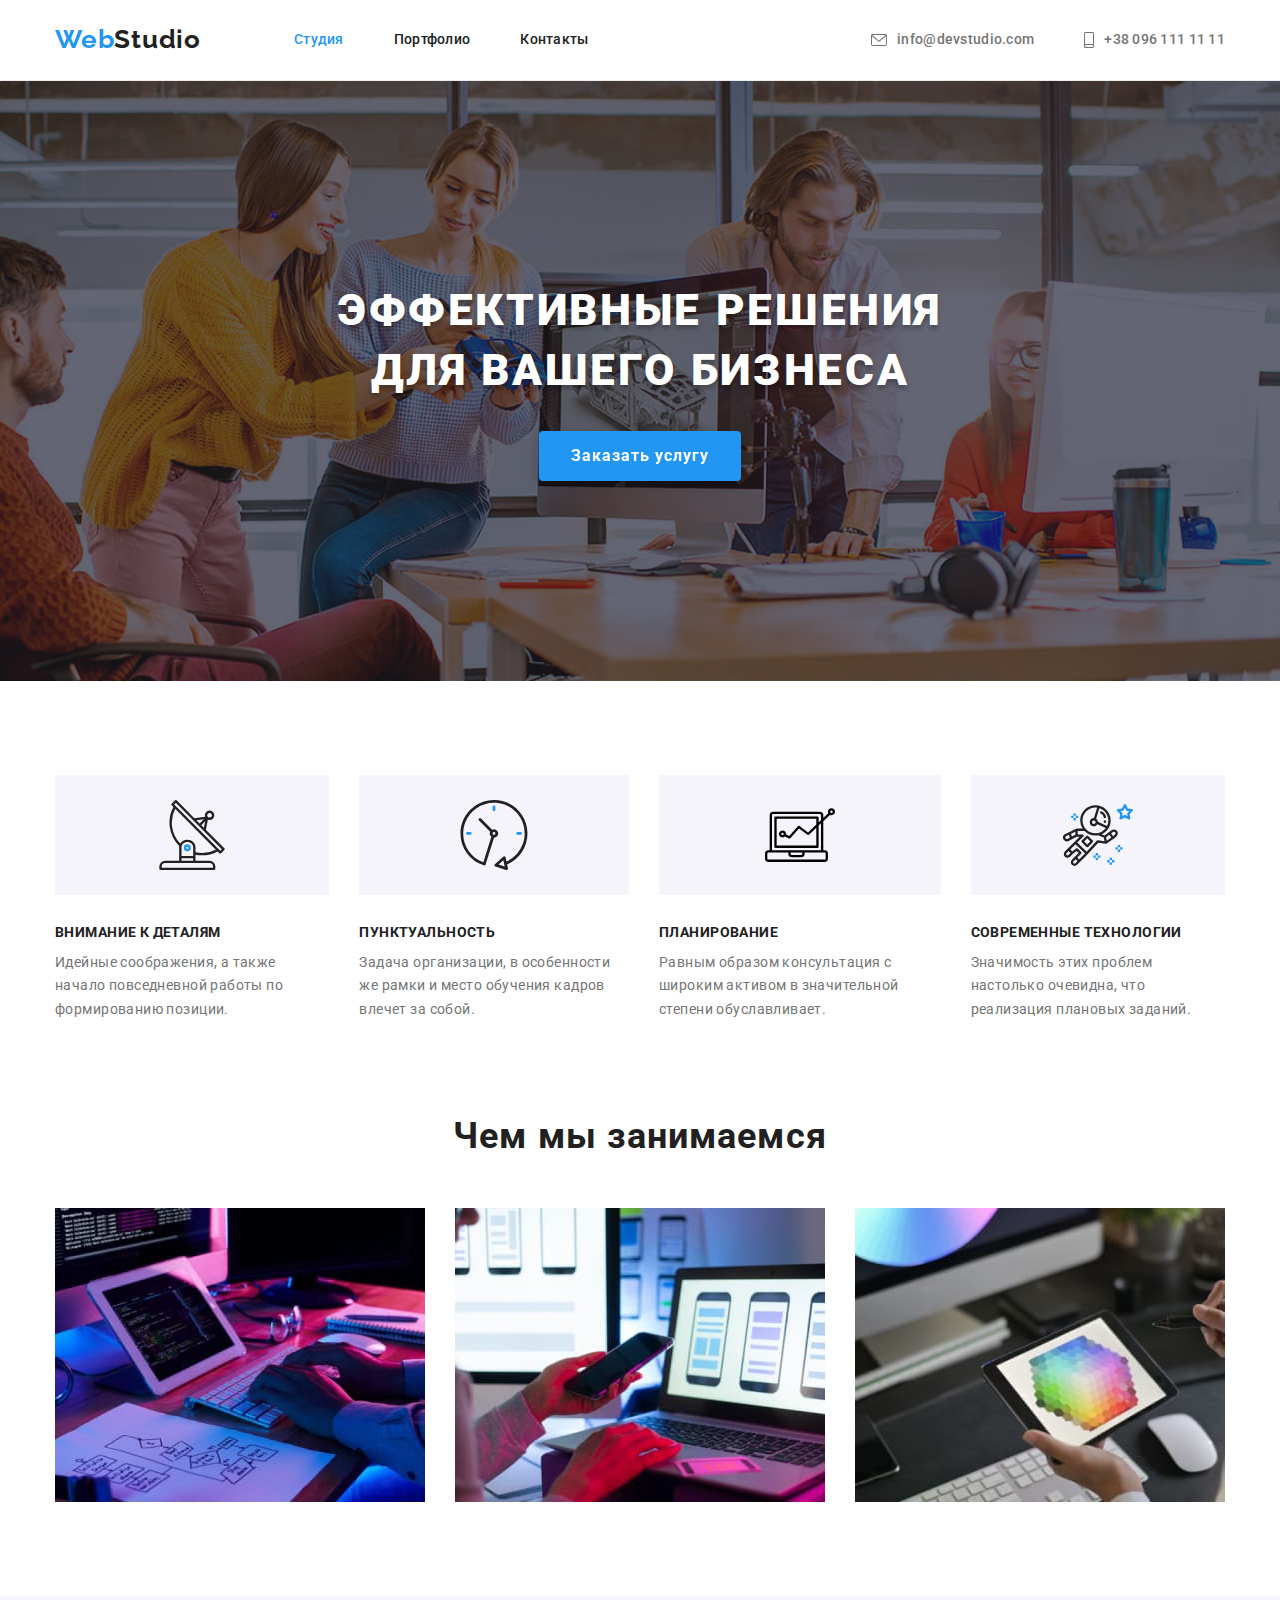
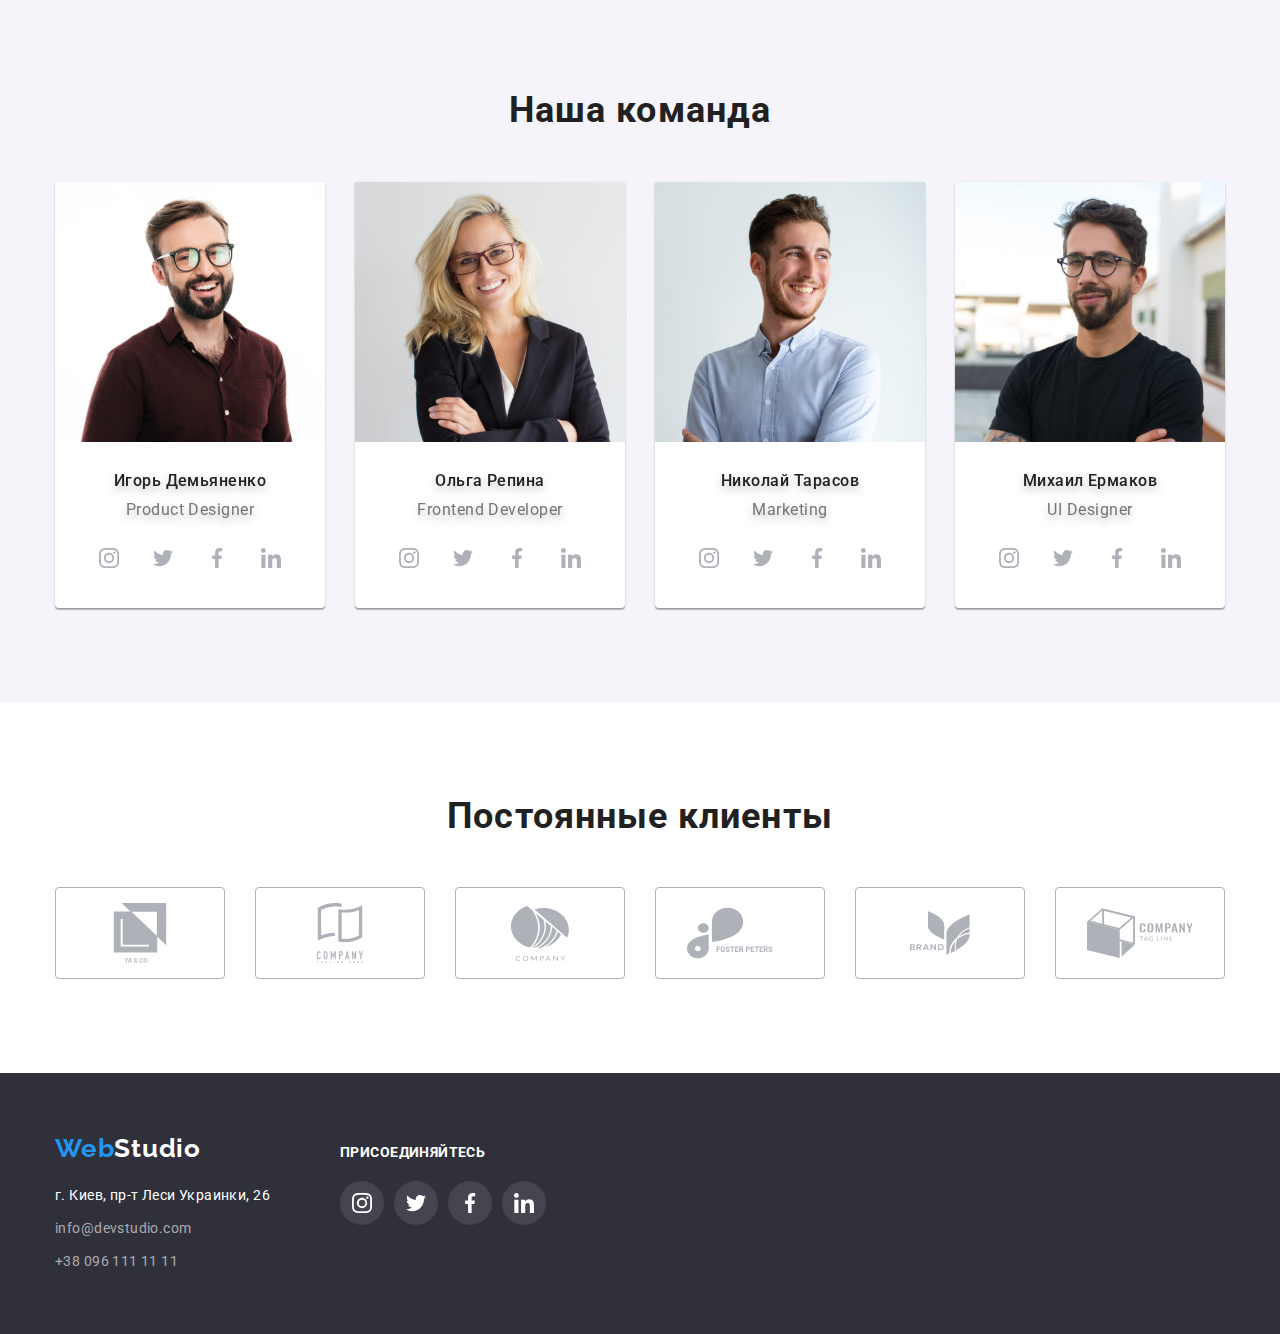
<file: index.html>
<!DOCTYPE html>
<html lang="ru">

<head>
    <meta charset="UTF-8">
    <meta http-equiv="X-UA-Compatible" content="IE=edge">
    <meta name="viewport" content="width=device-width, initial-scale=1.0">
    <link rel="preconnect" href="https://fonts.googleapis.com">
    <link rel="preconnect" href="https://fonts.gstatic.com" crossorigin>
    <link
        href="https://fonts.googleapis.com/css2?family=Raleway:wght@700&family=Roboto:wght@400;500;700;900&display=swap"
        rel="stylesheet">
    <link rel="stylesheet"
        href="https://cdnjs.cloudflare.com/ajax/libs/modern-normalize/1.1.0/modern-normalize.min.css">
    <link rel="stylesheet" href="./css/styles.css">
    <title>WebStudio</title>
</head>

<body>

    <!-- Шапка сайта -->

    <Header class="header-border">
        <div class="container header-box">
            <a class="logo" href="./index.html">Web<span class="header-logo-studio">Studio</span></a>

            <!-- Навигация -->

            <nav class="navigation">
                <ul class="nav-list">
                    <li class="nav-list-item"><a class="navigate current" href="./index.html">Студия</a></li>
                    <li class="nav-list-item"><a class="navigate" href="./portfolio.html">Портфолио</a></li>
                    <li class="nav-list-item"><a class="navigate" href="./contacts.html">Контакты</a></li>
                </ul>
            </nav>
            <ul class="header-list">
                <li class="header-list-item">
                    <a class="header-mail" href="mailto:info@devstudio.com">info@devstudio.com
                        <svg class="header-icon-mail" width="16" height="12">
                            <use href="./images/icons.svg#envelope"></use>
                        </svg>
                    </a>
                </li>
                <li class="header-list-item">
                    <a class="header-tel" href="tel:+380961111111">+38 096 111 11 11
                        <svg class="header-icon-phone" width="10" height="16">
                            <use href="./images/icons.svg#smartphone"></use>
                        </svg>
                    </a>
                </li>
            </ul>
        </div>
    </Header>

    <!-- Основной контент -->

    <main>
        <!--Блок хиро-->
        <section class="hero">
            <div class="container">
                <h1 class="hero-title">Эффективные решения <br> для вашего бизнеса</h1>
                <button class="hero-button" type="button">Заказать услугу</button>
            </div>
        </section>

        <!--Особенности-->

        <section class="section">
            <h2 class="features-title-hidden">Особенности</h2>
            <!--Заголовок будет невидимый-->
            <div class="container">
                <ul class="features-list">
                    <li class="features-list-item">
                        <div class="icon-features-container">
                            <svg class="icon-fetures" width="70" height="70">
                                <use href="./images/icons.svg#antenna"></use>
                            </svg>
                        </div>
                        <h3 class="features-subtitle">Внимание к деталям</h3>
                        <p class="features-text">Идейные соображения, а также начало повседневной работы по
                            формированию
                            позиции.</p>
                    </li>
                    <li class="features-list-item">
                        <div class="icon-features-container">
                            <svg class="icon-fetures" width="70" height="70">
                                <use href="./images/icons.svg#clock"></use>
                            </svg>
                        </div>
                        <h3 class="features-subtitle">Пунктуальность</h3>
                        <p class="features-text">Задача организации, в особенности же рамки и место обучения кадров
                            влечет за собой.
                        </p>
                    </li>
                    <li class="features-list-item">
                        <div class="icon-features-container">
                            <svg class="icon-fetures" width="70" height="70">
                                <use href="./images/icons.svg#diagram"></use>
                            </svg>
                        </div>
                        <h3 class="features-subtitle">Планирование</h3>
                        <p class="features-text">Равным образом консультация с широким активом в значительной степени
                            обуславливает.</p>
                    </li>
                    <li class="features-list-item">
                        <div class="icon-features-container">
                            <svg class="icon-fetures" width="70" height="70">
                                <use href="./images/icons.svg#astronaut"></use>
                            </svg>
                        </div>
                        <h3 class="features-subtitle">Современные технологии</h3>
                        <p class="features-text">Значимость этих проблем настолько очевидна, что реализация плановых
                            заданий.
                        </p>
                    </li>
                </ul>
            </div>
        </section>

        <!-- Чем мы занимаемся -->

        <section class="section worksheet-section">
            <div class="container">
                <h2 class="worksheet-title">Чем мы занимаемся</h2>
                <ul class="worksheet-list">
                    <li class="worksheet-list-item"><img src="./images/ipadkeyboard.jpg" alt="Работает за клавиатурой"
                            width="370"></li>
                    <li class="worksheet-list-item"><img src="./images/notebooksmartphone.jpg"
                            alt="Работает на смартфоне и ноутбуке" width="370">
                    </li>
                    <li class="worksheet-list-item"><img src="./images/tablet.jpg" alt="Смотрит в планшет" width="370">
                    </li>
                </ul>
            </div>
        </section>

        <!-- Наша команда -->

        <section class="team section">
            <div class="container">
                <h2 class="team-title">Наша команда</h2>
                <ul class="team-list">
                    <li class="team-list-item">
                        <img src="./images/igor-demianenko.jpg" alt="фото Игорь Демьяненко" width="270">
                        <div class="team-title-text-container">
                            <h3 class="team-names-title">Игорь Демьяненко</h3>
                            <p class="team-text">Product Designer</p>
                            <ul class="team-social-list">
                                <li>
                                    <a class="social-link" href="" aria-label="Инстаграм">
                                        <svg width="20" height="20">
                                            <use href="./images/icons.svg#instagram-team"></use>
                                        </svg>
                                    </a>
                                </li>
                                <li>
                                    <a class="social-link" href="" aria-label="Твиттер">
                                        <svg width="20" height="20">
                                            <use href="./images/icons.svg#twitter-team"></use>
                                        </svg>
                                    </a>
                                </li>
                                <li>
                                    <a class="social-link" href="" aria-label="Фейсбук">
                                        <svg width="20" height="20">
                                            <use href="./images/icons.svg#facebook-team"></use>
                                        </svg>
                                    </a>
                                </li>
                                <li>
                                    <a class="social-link" href="" aria-label="Линкедин">
                                        <svg width="20" height="20">
                                            <use href="./images/icons.svg#linkedin-team"></use>
                                        </svg>
                                    </a>
                                </li>
                            </ul>
                        </div>

                    </li>
                    <li class="team-list-item">
                        <img class="team-foto" src="./images/olga-repina.jpg" alt="фото Ольга Репина" width="270">
                        <div class="team-title-text-container">
                            <h3 class="team-names-title">Ольга Репина</h3>
                            <p class="team-text">Frontend Developer</p>
                            <ul class="team-social-list">
                                <li>
                                    <a class="social-link" href="" aria-label="Инстаграм">
                                        <svg width="20" height="20">
                                            <use href="./images/icons.svg#instagram-team"></use>
                                        </svg>
                                    </a>
                                </li>
                                <li>
                                    <a class="social-link" href="" aria-label="Твиттер">
                                        <svg width="20" height="20">
                                            <use href="./images/icons.svg#twitter-team"></use>
                                        </svg>
                                    </a>
                                </li>
                                <li>
                                    <a class="social-link" href="" aria-label="Фейсбук">
                                        <svg width="20" height="20">
                                            <use href="./images/icons.svg#facebook-team"></use>
                                        </svg>
                                    </a>
                                </li>
                                <li>
                                    <a class="social-link" href="" aria-label="Линкедин">
                                        <svg width="20" height="20">
                                            <use href="./images/icons.svg#linkedin-team"></use>
                                        </svg>
                                    </a>
                                </li>
                            </ul>
                        </div>
                    </li>
                    <li class="team-list-item">
                        <img class="team-foto" src="./images/nikolay-tarasov.jpg" alt="фото Николай Тарасов"
                            width="270">
                        <div class="team-title-text-container">
                            <h3 class="team-names-title">Николай Тарасов</h3>
                            <p class="team-text">Marketing</p>
                            <ul class="team-social-list">
                                <li>
                                    <a class="social-link" href="" aria-label="Инстаграм">
                                        <svg width="20" height="20">
                                            <use href="./images/icons.svg#instagram-team"></use>
                                        </svg>
                                    </a>
                                </li>
                                <li>
                                    <a class="social-link" href="" aria-label="Твиттер">
                                        <svg width="20" height="20">
                                            <use href="./images/icons.svg#twitter-team"></use>
                                        </svg>
                                    </a>
                                </li>
                                <li>
                                    <a class="social-link" href="" aria-label="Фейсбук">
                                        <svg width="20" height="20">
                                            <use href="./images/icons.svg#facebook-team"></use>
                                        </svg>
                                    </a>
                                </li>
                                <li>
                                    <a class="social-link" href="" aria-label="Линкедин">
                                        <svg width="20" height="20">
                                            <use href="./images/icons.svg#linkedin-team"></use>
                                        </svg>
                                    </a>
                                </li>
                            </ul>
                        </div>
                    </li>
                    <li class="team-list-item">
                        <img class="team-foto" src="./images/mihail-ermakov.jpg" alt="фото Михаил Ермаков" width="270">
                        <div class="team-title-text-container">
                            <h3 class="team-names-title">Михаил Ермаков</h3>
                            <p class="team-text">UI Designer</p>
                            <ul class="team-social-list">
                                <li>
                                    <a class="social-link" href="" aria-label="Инстаграм">
                                        <svg width="20" height="20">
                                            <use href="./images/icons.svg#instagram-team"></use>
                                        </svg>
                                    </a>
                                </li>
                                <li>
                                    <a class="social-link" href="" aria-label="Твиттер">
                                        <svg width="20" height="20">
                                            <use href="./images/icons.svg#twitter-team"></use>
                                        </svg>
                                    </a>
                                </li>
                                <li>
                                    <a class="social-link" href="" aria-label="Фейсбук">
                                        <svg width="20" height="20">
                                            <use href="./images/icons.svg#facebook-team"></use>
                                        </svg>
                                    </a>
                                </li>
                                <li>
                                    <a class="social-link" href="" aria-label="Линкедин">
                                        <svg width="20" height="20">
                                            <use href="./images/icons.svg#linkedin-team"></use>
                                        </svg>
                                    </a>
                                </li>
                            </ul>
                        </div>
                    </li>
                </ul>
            </div>
        </section>

        <!-- Постоянные клиенты -->

        <section class="section">
            <div class="container">
                <h2 class="clients-title">Постоянные клиенты</h2>
                <ul class="clients-list">
                    <li><a class="clients-link" href="">
                            <svg width="106" height="60">
                                <use href="./images/icons.svg#company1">
                                </use>
                            </svg>
                        </a>
                    </li>
                    <li>
                        <a class="clients-link" href="">
                            <svg width="106" height="60">
                                <use href="./images/icons.svg#company2">
                                </use>
                            </svg>
                        </a>
                    </li>
                    <li>
                        <a class="clients-link" href="">
                            <svg width="106" height="60">
                                <use href="./images/icons.svg#company3">
                                </use>
                            </svg>
                        </a>
                    </li>
                    <li>
                        <a class="clients-link" href="">
                            <svg width="106" height="60">
                                <use href="./images/icons.svg#company4">
                                </use>
                            </svg>
                        </a>
                    </li>
                    <li>
                        <a class="clients-link" href="">
                            <svg width="106" height="60">
                                <use href="./images/icons.svg#company5">
                                </use>
                            </svg>
                        </a>
                    </li>
                    <li>
                        <a class="clients-link" href="">
                            <svg width="106" height="60">
                                <use href="./images/icons.svg#company6">
                                </use>
                            </svg>
                        </a>
                    </li>
                </ul>
            </div>
        </section>
    </main>

    <!-- Футер -->

    <footer class="footer">
        <div class="container footer-flex">
            <div>
                <a class="footer-logo" href="./index.html">Web<span class="footer-logo-studio">Studio</span></a>
                <!-- <img src="./images/Footer-bg.jpg" alt="Задний фон футера" width="1600"> -->
                <address>
                    <ul class="footer-list">
                        <li class="footer-list-item"><a class="location" href="https://goo.gl/maps/4drAFhD1oQaZ1hP96"
                                target="_blank">г.
                                Киев, пр-т
                                Леси
                                Украинки, 26</a>
                        </li>
                        <li class="footer-list-item"><a class="mail-footer"
                                href="mailto:info@devstudio.com">info@devstudio.com</a></li>
                        <li class="footer-list-item"><a class="tel-footer" href="tel:+380961111111">+38 096 111 11
                                11</a>
                        </li>
                    </ul>
                </address>
            </div>
            <div class="footer-join">
                <p class="footer-join-text">Присоединяйтесь</p>
                <ul class="footer-social-list">
                    <li>
                        <a class="footer-social-link" href="">
                            <svg width="20" height="20">
                                <use href="./images/icons.svg#instagram-footer"></use>
                            </svg>
                        </a>
                    </li>
                    <li>
                        <a class="footer-social-link" href="">
                            <svg width="20" height="20">
                                <use href="./images/icons.svg#twitter-footer"></use>
                            </svg>
                        </a>
                    </li>
                    <li>
                        <a class="footer-social-link" href="">
                            <svg width="20" height="20">
                                <use href="./images/icons.svg#facebook-footer"></use>
                            </svg>
                        </a>
                    </li>
                    <li>
                        <a class="footer-social-link" href="">
                            <svg width="20" height="20">
                                <use href="./images/icons.svg#linkedin-footer" linkedin-footer></use>
                            </svg>
                        </a>
                    </li>
                </ul>
            </div>
        </div>

    </footer>

</body>

</html>
</file>
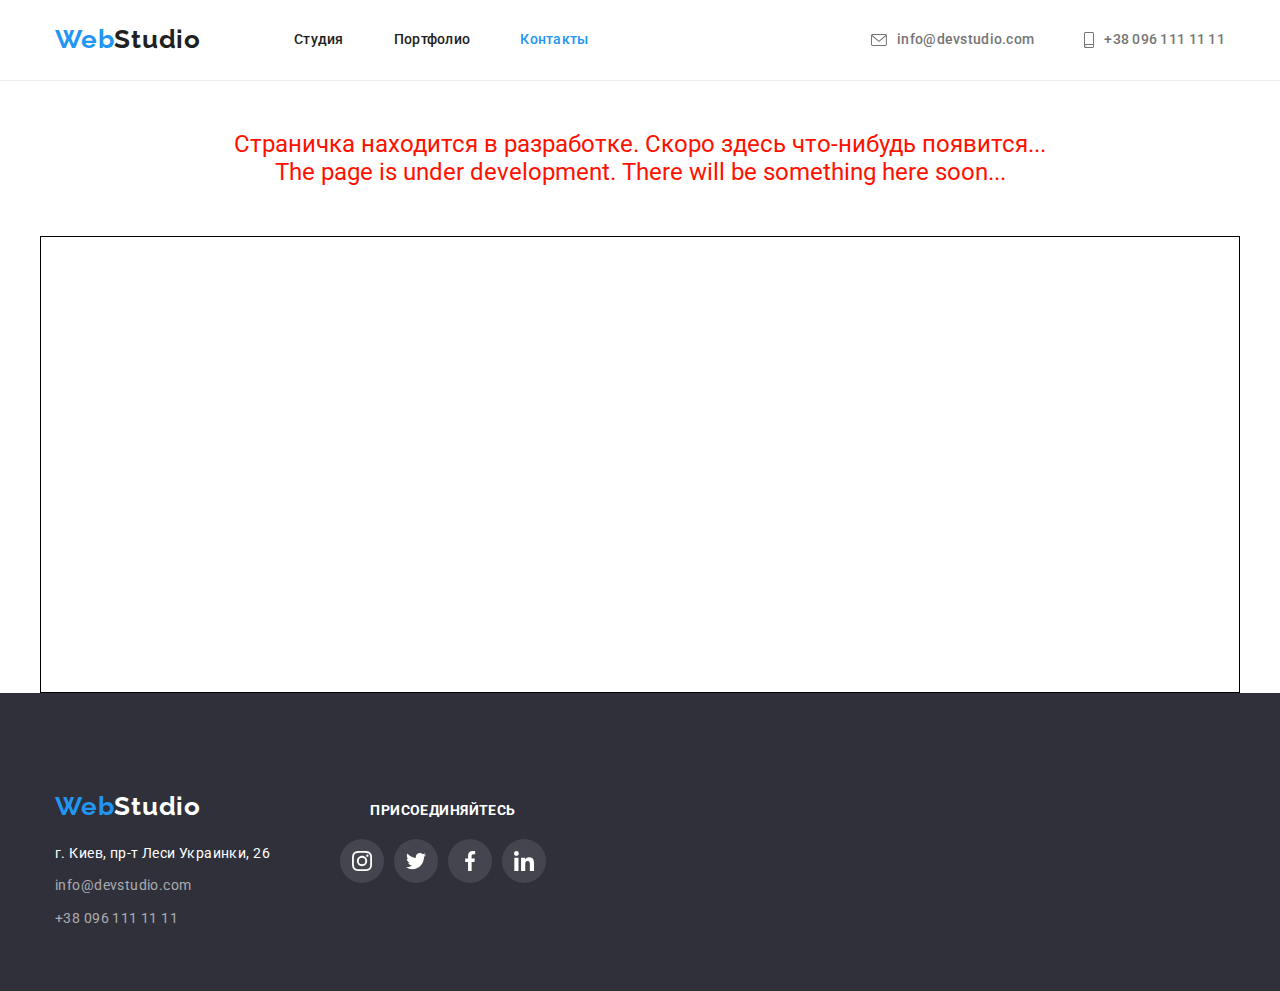
<file: contacts.html>
<!DOCTYPE html>
<html lang="ru">

<head>
    <meta charset="UTF-8">
    <meta http-equiv="X-UA-Compatible" content="IE=edge">
    <meta name="viewport" content="width=device-width, initial-scale=1.0">
    <link rel="preconnect" href="https://fonts.googleapis.com">
    <link rel="preconnect" href="https://fonts.gstatic.com" crossorigin>
    <link
        href="https://fonts.googleapis.com/css2?family=Raleway:wght@700&family=Roboto:wght@400;500;700;900&display=swap"
        rel="stylesheet">
    <link rel="stylesheet"
        href="https://cdnjs.cloudflare.com/ajax/libs/modern-normalize/1.1.0/modern-normalize.min.css">
    <link rel="stylesheet" href="./css/styles.css">
    <title>WebStudio</title>
    <style>
        p {
            color: rgb(255, 17, 0);
            font-size: 24px;
            text-align: center;

            margin-top: 50px;
            margin-bottom: 50px;
        }
    </style>
</head>




<body>

    <!-- Шапка сайта -->

    <Header class="header-border">
        <div class="container header-box">
            <a class="logo" href="./index.html">Web<span class="header-logo-studio">Studio</span></a>

            <!-- Навигация -->

            <nav class="navigation">
                <ul class="nav-list">
                    <li class="nav-list-item"><a class="navigate" href="./index.html">Студия</a></li>
                    <li class="nav-list-item"><a class="navigate" href="./portfolio.html">Портфолио</a></li>
                    <li class="nav-list-item"><a class="navigate current" href="./contacts.html">Контакты</a></li>
                </ul>
            </nav>
            <ul class="header-list">
                <li class="header-list-item">
                    <a class="header-mail" href="mailto:info@devstudio.com">info@devstudio.com
                        <svg class="header-icon-mail" width="16" height="12">
                            <use href="./images/icons.svg#envelope"></use>
                        </svg>
                    </a>
                </li>
                <li class="header-list-item">
                    <a class="header-tel" href="tel:+380961111111">+38 096 111 11 11
                        <svg class="header-icon-phone" width="10" height="16">
                            <use href="./images/icons.svg#smartphone"></use>
                        </svg>
                    </a>
                </li>
            </ul>
        </div>
    </Header>

    <!-- Основной контент -->

    <main>

        <p>Страничка находится в разработке. Скоро здесь что-нибудь
            появится... <br>
            The page is under development. There will be something here soon...
        </p>

        <div class="container map">
            <iframe class="map"
                src="https://www.google.com/maps/embed?pb=!1m18!1m12!1m3!1d2541.7794497406567!2d30.5383858!3d50.426580699999995!2m3!1f0!2f0!3f0!3m2!1i1024!2i768!4f13.1!3m3!1m2!1s0x40d4cf0e033ecbe9%3A0x57a4dffefec77da0!2z0LHRg9C7LiDQm9C10YHQuCDQo9C60YDQsNC40L3QutC4LCAyNiwg0JrQuNC10LIsIDAyMDAw!5e0!3m2!1sru!2sua!4v1657718227607!5m2!1sru!2sua"
                width="1170" height="450" style="border:0;" allowfullscreen="" loading="lazy"
                referrerpolicy="no-referrer-when-downgrade"></iframe>
        </div>

    </main>

    <!-- Футер -->

    <footer class="footer">
        <div class="container footer-flex">
            <div>
                <a class="footer-logo" href="./index.html">Web<span class="footer-logo-studio">Studio</span></a>
                <!-- <img src="./images/Footer-bg.jpg" alt="Задний фон футера" width="1600"> -->
                <address>
                    <ul class="footer-list">
                        <li class="footer-list-item"><a class="location" href="https://goo.gl/maps/4drAFhD1oQaZ1hP96"
                                target="_blank">г.
                                Киев, пр-т
                                Леси
                                Украинки, 26</a>
                        </li>
                        <li class="footer-list-item"><a class="mail-footer"
                                href="mailto:info@devstudio.com">info@devstudio.com</a></li>
                        <li class="footer-list-item"><a class="tel-footer" href="tel:+380961111111">+38 096 111 11
                                11</a>
                        </li>
                    </ul>
                </address>
            </div>
            <div class="footer-join">
                <p class="footer-join-text">Присоединяйтесь</p>
                <ul class="footer-social-list">
                    <li>
                        <a class="footer-social-link" href="">
                            <svg width="20" height="20">
                                <use href="./images/icons.svg#instagram-footer"></use>
                            </svg>
                        </a>
                    </li>
                    <li>
                        <a class="footer-social-link" href="">
                            <svg width="20" height="20">
                                <use href="./images/icons.svg#twitter-footer"></use>
                            </svg>
                        </a>
                    </li>
                    <li>
                        <a class="footer-social-link" href="">
                            <svg width="20" height="20">
                                <use href="./images/icons.svg#facebook-footer"></use>
                            </svg>
                        </a>
                    </li>
                    <li>
                        <a class="footer-social-link" href="">
                            <svg width="20" height="20">
                                <use href="./images/icons.svg#linkedin-footer" linkedin-footer></use>
                            </svg>
                        </a>
                    </li>
                </ul>
            </div>
        </div>

    </footer>
</body>

</html>
</file>
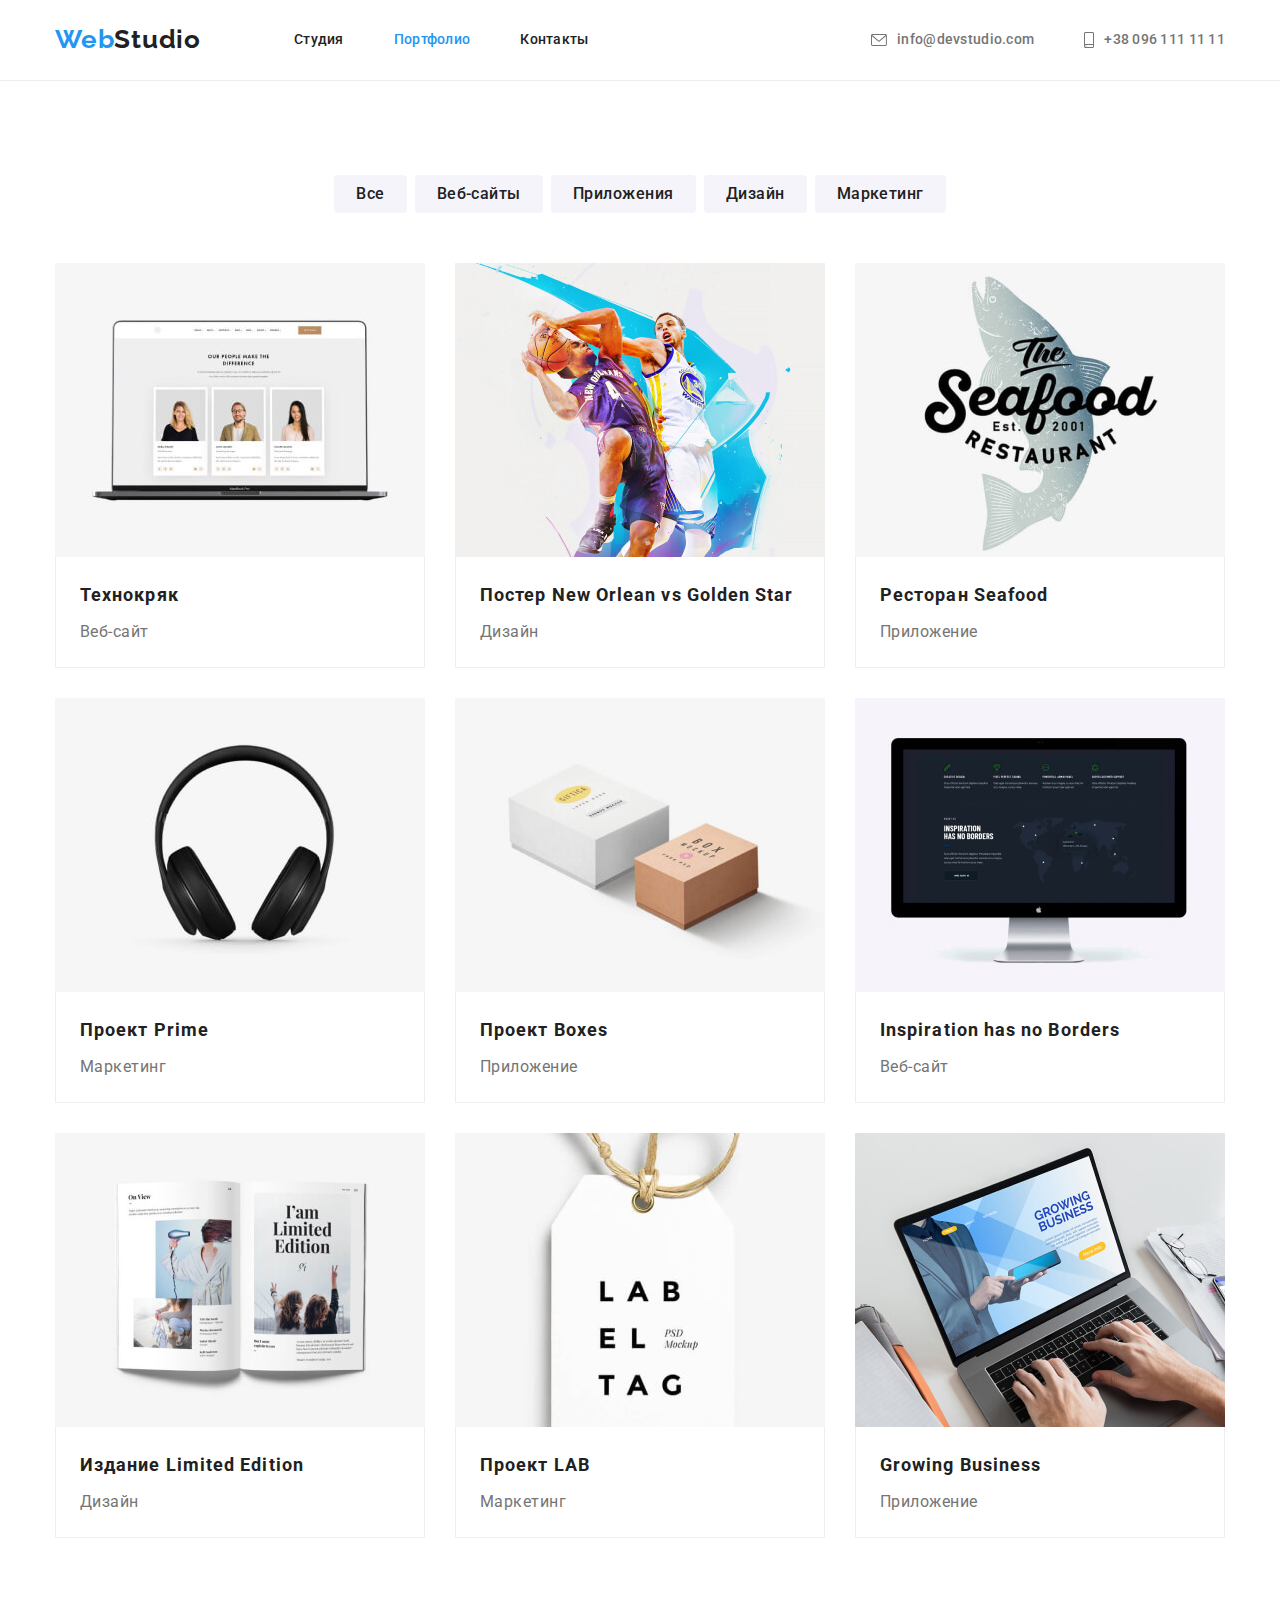
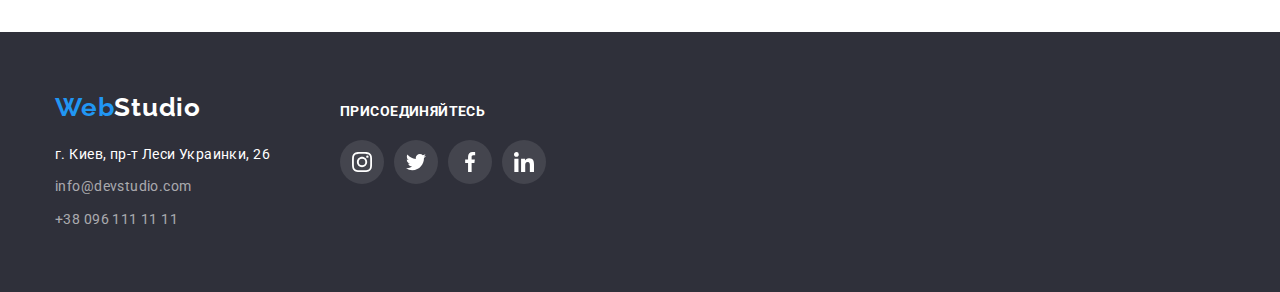
<file: portfolio.html>
<!DOCTYPE html>
<html lang="ru">

<head>
    <meta charset="UTF-8">
    <meta http-equiv="X-UA-Compatible" content="IE=edge">
    <meta name="viewport" content="width=device-width, initial-scale=1.0">
    <link rel="preconnect" href="https://fonts.googleapis.com">
    <link rel="preconnect" href="https://fonts.gstatic.com" crossorigin>
    <link
        href="https://fonts.googleapis.com/css2?family=Raleway:wght@700&family=Roboto:wght@400;500;700;900&display=swap"
        rel="stylesheet">
    <link rel="stylesheet"
        href="https://cdnjs.cloudflare.com/ajax/libs/modern-normalize/1.1.0/modern-normalize.min.css">
    <link rel="stylesheet" href="./css/styles.css">
    <title>Portfolio</title>
</head>

<body>

    <!-- Шапка сайта -->

    <Header class="header-border">
        <div class="container header-box">
            <a class="logo" href="./index.html">Web<span class="header-logo-studio">Studio</span></a>

            <!-- Навигация -->

            <nav class="navigation">
                <ul class="nav-list">
                    <li class="nav-list-item"><a class="navigate" href="./index.html">Студия</a></li>
                    <li class="nav-list-item"><a class="navigate current" href="./portfolio.html">Портфолио</a></li>
                    <li class="nav-list-item"><a class="navigate" href="./contacts.html">Контакты</a></li>
                </ul>
            </nav>
            <ul class="header-list">
                <li class="header-list-item">
                    <a class="header-mail" href="mailto:info@devstudio.com">info@devstudio.com
                        <svg class="header-icon-mail" width="16" height="12">
                            <use href="./images/icons.svg#envelope"></use>
                        </svg>
                    </a>
                </li>
                <li class="header-list-item">
                    <a class="header-tel" href="tel:+380961111111">+38 096 111 11 11
                        <svg class="header-icon-phone" width="10" height="16">
                            <use href="./images/icons.svg#smartphone"></use>
                        </svg>
                    </a>
                </li>
            </ul>
        </div>
    </Header>

    <!-- Основной контент -->

    <main>

        <section class="section">

            <!-- Кнопки -->
            <div class="container">
                <!-- скрытый заголовок -->
                <h1 class="portfolio-title">Портфолио наших работ</h1>

                <ul class="portfolio-filter">
                    <li class="portfolio-filter-item"><button class="filter-button" type="button">Все</button></li>
                    <li class="portfolio-filter-item"><button class="filter-button" type="button">Веб-сайты</button>
                    </li>
                    <li class="portfolio-filter-item"><button class="filter-button" type="button">Приложения</button>
                    </li>
                    <li class="portfolio-filter-item"><button class="filter-button" type="button">Дизайн</button></li>
                    <li class="portfolio-filter-item"><button class="filter-button" type="button">Маркетинг</button>
                    </li>
                </ul>

                <!-- Карточки -->

                <ul class="portfolio-cards">
                    <li class="portfolio-cards-item">
                        <a class="portfolio-card" href=""> <img src="./images/portfolio/technokryak.jpg"
                                alt="Ноутбук с примером сайта" width="370" height="294">
                            <div class="portfolio-card-text-container">
                                <h2 class="card-title">Технокряк</h2>
                                <p class="card-text">Веб-сайт</p>
                            </div>
                        </a>
                    </li>

                    <li class="portfolio-cards-item">
                        <a class="portfolio-card" href=""><img src="./images/portfolio/basketballists.jpg"
                                alt="Баскетболисты в прыжке. Идёт борьба за мяч" width="370" height="294">
                            <div class="portfolio-card-text-container">
                                <h2 class="card-title">Постер New Orlean vs Golden Star</h2>
                                <p class="card-text">Дизайн</p>
                            </div>
                        </a>
                    </li>

                    <li class="portfolio-cards-item">
                        <a class="portfolio-card" href=""><img src="./images/portfolio/seafood.jpg"
                                alt="Крупная рыба и название ресторана &#34;Seafood&#34;" width="370" height="294">
                            <div class="portfolio-card-text-container">
                                <h2 class="card-title">Ресторан Seafood</h2>
                                <p class="card-text">Приложение</p>
                            </div>
                        </a>
                    </li>

                    <li class="portfolio-cards-item">
                        <a class="portfolio-card" href=""><img src="./images/portfolio/headphones.jpg" alt="Наушники"
                                width="370" height="294">
                            <div class="portfolio-card-text-container">
                                <h2 class="card-title">Проект Prime</h2>
                                <p class="card-text">Маркетинг</p>
                            </div>
                        </a>
                    </li>

                    <li class="portfolio-cards-item">
                        <a class="portfolio-card" href=""><img src="./images/portfolio/boxes.jpg"
                                alt="Две картонные коробки - белая и коричневая" width="370" height="294">
                            <div class="portfolio-card-text-container">
                                <h2 class="card-title">Проект Boxes</h2>
                                <p class="card-text">Приложение</p>
                            </div>
                        </a>
                    </li>

                    <li class="portfolio-cards-item">
                        <a class="portfolio-card" href=""><img src="./images/portfolio/monitor.jpg"
                                alt="Компьютерный монитор с примером сайта" width="370" height="294">
                            <div class="portfolio-card-text-container">
                                <h2 class="card-title">Inspiration has no Borders</h2>
                                <p class="card-text">Веб-сайт</p>
                            </div>
                        </a>
                    </li>

                    <li class="portfolio-cards-item">
                        <a class="portfolio-card" href=""><img src="./images/portfolio/book.jpg"
                                alt="Открытая книга с картинками и текстом" width="370" height="294">
                            <div class="portfolio-card-text-container">
                                <h2 class="card-title">Издание Limited Edition</h2>
                                <p class="card-text">Дизайн</p>
                            </div>
                        </a>
                    </li>

                    <li class="portfolio-cards-item">
                        <a class="portfolio-card" href=""><img src="./images/portfolio/label.jpg"
                                alt="Бирка с названием бренда &#34;LAB&#34;" width="370" height="294">
                            <div class="portfolio-card-text-container">
                                <h2 class="card-title">Проект LAB</h2>
                                <p class="card-text">Маркетинг</p>
                            </div>
                        </a>
                    </li>

                    <li class="portfolio-cards-item">
                        <a class="portfolio-card" href=""><img src="./images/portfolio/notebookwithapp.jpg"
                                alt="Ноутбук. На экране пример приложения" width="370" height="294">
                            <div class="portfolio-card-text-container">
                                <h2 class="card-title">Growing Business</h2>
                                <p class="card-text">Приложение</p>
                            </div>
                        </a>
                    </li>
                </ul>
            </div>
        </section>

    </main>

    <!-- Футер -->

    <footer class="footer">
        <div class="container footer-flex">
            <div>
                <a class="footer-logo" href="./index.html">Web<span class="footer-logo-studio">Studio</span></a>
                <!-- <img src="./images/Footer-bg.jpg" alt="Задний фон футера" width="1600"> -->
                <address>
                    <ul class="footer-list">
                        <li class="footer-list-item"><a class="location" href="https://goo.gl/maps/4drAFhD1oQaZ1hP96"
                                target="_blank">г.
                                Киев, пр-т
                                Леси
                                Украинки, 26</a>
                        </li>
                        <li class="footer-list-item"><a class="mail-footer"
                                href="mailto:info@devstudio.com">info@devstudio.com</a></li>
                        <li class="footer-list-item"><a class="tel-footer" href="tel:+380961111111">+38 096 111 11
                                11</a>
                        </li>
                    </ul>
                </address>
            </div>
            <div class="footer-join">
                <p class="footer-join-text">Присоединяйтесь</p>
                <ul class="footer-social-list">
                    <li>
                        <a class="footer-social-link" href="">
                            <svg width="20" height="20">
                                <use href="./images/icons.svg#instagram-footer"></use>
                            </svg>
                        </a>
                    </li>
                    <li>
                        <a class="footer-social-link" href="">
                            <svg width="20" height="20">
                                <use href="./images/icons.svg#twitter-footer"></use>
                            </svg>
                        </a>
                    </li>
                    <li>
                        <a class="footer-social-link" href="">
                            <svg width="20" height="20">
                                <use href="./images/icons.svg#facebook-footer"></use>
                            </svg>
                        </a>
                    </li>
                    <li>
                        <a class="footer-social-link" href="">
                            <svg width="20" height="20">
                                <use href="./images/icons.svg#linkedin-footer" linkedin-footer></use>
                            </svg>
                        </a>
                    </li>
                </ul>
            </div>
        </div>

    </footer>
</body>

</html>
</file>
<file: css/styles.css>
:root {
    --main-text-color: #212121;
    --second-text-color: #757575;
    --third-text-color: #ffffff;
    --color-logo: #2196F3;
    --border-color: 1px solid #EEEEEE;

    --bg-color-main: #2F303A;
    --bg-color-second: #F5F4FA;
    --bg-color-third: #ffffff;
    --bg-color-hero: #c4c4c4;
    --bg-color-footer-social: rgba(255, 255, 255, 0.1);

    --hover-color: #2196F3;
    --focus-color: #2196F3;
    
    --hero-button-color: #2196F3;
    --hero-button-hover-color: #188CE8;
    --hero-button-focus-color: #188CE8;
    
    --second-text-color-buttons: #ffffff;
    --bg-color-filter-buttons: #F5F4FA;

    --main-font: 'Roboto';
    --logo-font: 'Raleway';

    --icon-fill-color: #AFB1B8;
    --icon-hover-fill-color: #ffffff;

}

h1, h2, h3, p {
   margin: 0;
}

ul, ol {
    margin: 0;
    padding-left: 0;
    list-style: none;
}

body {
    font-family: var(--main-font), sans-serif;
    color: var(--main-text-color);
}

img {
    max-width: 100%;
    height: auto;
    display: block;
}

/* Header */

.header-border {
    background-color: #ffffff;
    border-bottom: 1px solid #ECECEC;
}

.container {
    width: 1200px;
    
    padding-left: 15px;
    padding-right: 15px;
    margin-left: auto;
    margin-right: auto;

    /* outline: 1px solid blue; */
}

.header-box {
    display: flex;
}

.navigation {
    margin-left: 93px;
}

.nav-list {
    display: flex;
    
    margin-top: 0;
    margin-bottom: 0;
    padding-left: 0;
}

.nav-list .nav-list-item + .nav-list-item {
    margin-left: 50px;
}


.logo {
    font-family: var(--logo-font);
    font-weight: 700;
    font-size: 26px;
    line-height: 1.19;
    letter-spacing: 0.03em;
    color: var(--color-logo);
    /* margin: 24px 93px auto 215px; */
    text-decoration: none;

    padding-top: 24px;
    padding-bottom: 25px;
}

.header-logo-studio {
    color: var(--main-text-color);
    text-decoration: none;
}

.navigate {
    font-weight: 500;
    font-size: 14px;
    line-height: 1.14;
    letter-spacing: 0.02em;
    color: var(--main-text-color);
    text-decoration: none;

    display: block;
    padding-top: 32px;
    padding-bottom: 32px;
}

.navigate:hover {
    color: var(--hover-color);
}

.navigate:focus {
    color: var(--focus-color);
}

.navigate.current {
    color: var(--hover-color);
}

.header-list {
    display: flex;

    padding-left: 0;
    margin-top: 0;
    margin-right: 0;
    margin-bottom: 0;
    margin-left: auto;
}

.header-list-item+.header-list-item {
    margin-left: 50px;
}

.header-list-item:hover {
    color: var(--hover-color);
    fill: var(--hover-color);
}

.header-mail {
    display: flex;
    flex-direction: row-reverse;
    align-content: center;
    font-weight: 500;
    font-size: 14px;
    line-height: 1.14;
    letter-spacing: 0.02em;
    color: var(--second-text-color);
    text-decoration: none;

    padding-top: 32px;
    padding-bottom: 32px;
}

.header-icon-mail {
    fill: currentColor;
    align-self: center;
    justify-self: center;
        
    margin-right: 10px;
}

.header-icon-phone {
    fill: currentColor;
    margin-right: 10px;
}

.header-mail:hover {
    color: var(--hover-color);
}

.header-mail:focus {
    color: var(--focus-color);
}

.header-tel {
    font-weight: 500;
    font-size: 14px;
    line-height: 1.14;
    letter-spacing: 0.02em;
    color: var(--second-text-color);
    text-decoration: none;

    display: flex;
    flex-direction: row-reverse;
    padding-top: 32px;
    padding-bottom: 32px;

}

.header-tel:hover {
    color: var(--hover-color);
}

.header-tel:focus {
    color: var(--focus-color);
}

/* Main */


/* Hero */

/* .hero {
    background-color: var(--bg-color-hero);
    text-align: center;
    
    background-image: url(../images/hero-overlay.png), 
    url(../images/hero.jpg);
    background-repeat: no-repeat;
    background-size: contain;
    background-position: center;

    padding-top: 200px;
    padding-bottom: 200px;
} */

.hero {
    max-width: 1600px;
    background-color: var(--bg-color-hero);
    text-align: center;

    background-image: linear-gradient(
        to right,
        rgba(47, 48, 58, 0.4), rgba(47, 48, 58, 0.4)), url(../images/hero.jpg);
    background-repeat: no-repeat;
    background-size: cover;
    background-position: center;

    margin-right: auto;
    margin-left: auto;
    padding-top: 200px;
    padding-bottom: 200px;
}

.hero-title {
    font-weight: 900;
    font-size: 44px;
    line-height: 1.36;
    letter-spacing: 0.06em;
    text-transform: uppercase;
    color: var(--third-text-color);
    text-shadow: 0px 4px 4px rgba(0, 0, 0, 0.25);
    
    margin: 0 0 30px;
}

.hero-button {
    font-family: var(--main-font);
    background-color: var(--hero-button-color);
    border-radius: 4px;
    border: 0px;
    font-weight: 700;
    font-size: 16px;
    line-height: 1.87;
    letter-spacing: 0.06em;
    color: var(--third-text-color);    
    cursor: pointer;
    filter: drop-shadow(0px 4px 4px rgba(0, 0, 0, 0.25));

    padding: 10px 32px;
}

.hero-button:hover {
background-color: var(--hero-button-hover-color);
}

.hero-button:focus {
    background-color: var(--hero-button-focus-color);
}


/* Особенности */

.section {
    padding-top: 94px;
    padding-bottom: 94px;
    /* outline: 1px solid blue; */
}

.features-title-hidden {
    /* display: none; */
    width: 1px;
    height: 1px;
    margin: -1px;
    border: 0;
    padding: 0;
    white-space: nowrap;
    clip-path: inset(100%);
    clip: rect(0 0 0 0);
    overflow: hidden;
    position: absolute;    
}

.features-list {
    display: flex;

    padding-left: 0;
    margin-top: 0;
    margin-bottom: 0;
}


/* .features-list-item + .features-list-item {
    margin-left: 30px;
} */

.features-list-item {
    width: calc((100%-90px) / 4);
    margin-left: 30px;
}

.features-list-item:first-child {
    margin-left: 0;
}

/* .features-list-item:last-child {
    padding-right: 12px;
} */

.icon-features-container {
    display: flex;
    height: 120px;
    background-color: var(--bg-color-second);

    align-items: center;
    justify-content: center;
    margin-bottom: 30px;
}

.icon-fetures {
    
}

.features-subtitle {
    font-size: 14px;
    line-height: 1.14;
    letter-spacing: 0.03em;
    text-transform: uppercase;
    color: var(--main-text-color);

    margin-top: 0;
    margin-bottom: 10px;
}

.features-text {
    font-size: 14px;
    line-height: 1.71;
    letter-spacing: 0.03em;
    color: var(--second-text-color);
}



/* =========== Чем мы занимаемся ==========*/



.worksheet-title {
    font-size: 36px;
    line-height: 1.16;
    letter-spacing: 0.03em;

    margin-top: 0;
    margin-bottom: 50px;
    text-align: center;
}

.worksheet-list {
    display: flex;

    padding-left: 0;
    margin-top: 0;
    margin-bottom: 0;
    margin-left: auto;
    margin-right: auto;
    justify-content: space-between;
}

.worksheet-section {
    padding-top: 0;
}

/* ========= Наша команда ========= */

.team {
    background-color: var(--bg-color-second);
    
}


.team-title {
    font-size: 36px;
    line-height: 1.16;
    letter-spacing: 0.03em;

    margin-top: 0;
    margin-bottom: 50px;
    text-align: center;
}

.team-list {
    display: flex;
    padding-left: 0;
    margin-top: 0;
    margin-bottom: 0;
    margin-left: auto;
    margin-right: auto;
    
    text-align: center;
}

.team-list-item {
    background-color: var(--bg-color-third);
    box-shadow: 0px 1px 3px rgba(0, 0, 0, 0.12), 0px 1px 1px rgba(0, 0, 0, 0.14), 0px 2px 1px rgba(0, 0, 0, 0.2);
    border-radius: 0px 0px 4px 4px;
}

.team-list-item + .team-list-item {
    margin-left: 30px;
}

.team-list-item:first-child {
    margin-left: 0;
}

.team-title-text-container {
    padding-top: 30px;
    padding-bottom: 28px;
}

.team-names-title {
    font-weight: 500;
    font-size: 16px;
    line-height: 1.18;
    letter-spacing: 0.03em;
    filter: drop-shadow(0px 4px 4px rgba(0, 0, 0, 0.25));

    /* margin-top: 30px; */
    margin-bottom: 10px;
}

.team-text {
    font-size: 16px;
    line-height: 1.18;
    letter-spacing: 0.03em;
    color: var(--second-text-color);
    filter: drop-shadow(0px 4px 4px rgba(0, 0, 0, 0.25));

    margin-top: 0;
    margin-bottom: 16px;
}

.team-social-list {
    gap: 10px;
    display: flex;
    justify-content: center;
}

.social-link {
    fill: var(--icon-fill-color);
    display: flex;
    height: 44px;
    width: 44px;
    background-color: var(--bg-color-third);
    border-radius: 50%;
    justify-content: center;
    align-items: center;
}

.social-link:hover {
    background-color: var(--hover-color);
    fill: var(--second-text-color-buttons);
}

.social-link:focus {
    background-color: var(--hover-color);
    fill: var(--second-text-color-buttons);
}

/* ========== Clients ========== */

.clients-title {
    line-height: 1.16;
    letter-spacing: 0.03em;

    margin-top: 0;
    margin-bottom: 50px;
    text-align: center;
    font-size: 36px;
}

.clients-list {
    display: flex;
    justify-content: space-between;
}

.clients-link {
    display: flex;
    width: 170px;
    height: 92px;
    align-items: center;
    justify-content: center;
    

    border-radius: 4px;
    border: 1px solid #AFB1B8;

    fill: var(--icon-fill-color);
}

.clients-link:hover {
    fill: var(--hover-color);
    border-color: var(--hover-color);
}

.clients-link:focus {
    fill: var(--hover-color);
    border-color: var(--hover-color);
}

/* ========== Footer ========== */

.footer {
    background-color: var(--bg-color-main);
    padding-top: 60px;
    padding-bottom: 60px;
}

.footer-logo {
    font-family: var(--logo-font);
    font-weight: 700;
    font-size: 26px;
    line-height: 1.19;
    letter-spacing: 0.03em;
    color: var(--color-logo);
    /* margin: 24px 93px auto 215px; */
    text-decoration: none;

    margin-bottom: 20px;
    display: inline-block;
    /* outline: 1px solid red; */
}

.footer-logo-studio {
    color: var(--third-text-color);
    text-decoration: none;
}

.footer-list {
    display: inline-block;

    padding-left: 0;
    margin-top: 0;
    margin-bottom: 0;

    /* outline: 1px solid blue; */
}

.footer-list-item:not(:last-child) {
    margin-bottom: 9px;
}

.location {
    text-decoration: none;
    font-style: normal;
    font-size: 14px;
    line-height: 1.71;
    letter-spacing: 0.03em;
    color: var(--third-text-color);
}

.location:hover {
    color: var(--hover-color);
}

.location:focus {
    color: var(--focus-color);
}

.mail-footer {
    font-style: normal;
    font-size: 14px;
    line-height: 1.71;
    letter-spacing: 0.03em;
    color: rgba(255, 255, 255, 0.6);
    text-decoration: none;
}

.mail-footer:hover {
    color: var(--hover-color);
}

.mail-footer:focus {
    color: var(--focus-color);
}

.tel-footer {
    font-style: normal;
    font-size: 14px;
    line-height: 1.71;
    letter-spacing: 0.03em;
    color: rgba(255, 255, 255, 0.6);
    text-decoration: none
}

.tel-footer:hover {
    color: var(--hover-color);
}

.tel-footer:focus {
    color: var(--focus-color);
}

.footer-flex {
    display: flex;
    align-items: baseline;
}

.footer-join {
    margin-left: 70px;

}

.footer-join-text {
    font-family: 'Roboto';
    font-style: normal;
    font-weight: 700;
    font-size: 14px;
    line-height: 1.14;
    letter-spacing: 0.03em;
    text-transform: uppercase;
    color: var(--third-text-color);
    
    margin-bottom: 20px;
}

.footer-social-list {
    display: flex;   
    width: 206px; 
    justify-content: space-between;
}

.footer-social-link {
    display: flex;
    width: 44px;
    background-color: var(--bg-color-footer-social);
    border-radius: 50%;
    justify-content: center;
    align-items: center;
    height: 44px;

}

.footer-social-link:hover {
    background-color: var(--hover-color);
}

.footer-social-link:focus {
    background-color: var(--hover-color);
}




/* Классы для портфолио */





.portfolio-title {
    /* display: none; */
    height: 1px;
    margin: -1px;
    border: 0;
    padding: 0;
    white-space: nowrap;
    clip-path: inset(100%);
    clip: rect(0 0 0 0);
    overflow: hidden;
    position: absolute;
    width: 1px;
}

.portfolio-filter {
    display: flex;
    justify-content: center;

    margin-top: 0;
    margin-bottom: 50px;
}

/* Кнопки портфолио */
.filter-button {
    border: 0px;
    background-color: var(--bg-color-filter-buttons);
    border-radius: 4px;
    font-family: var(--main-font);
    font-weight: 500;
    font-size: 16px;
    line-height: 1.62;
    letter-spacing: 0.03em;
    color: var(--main-text-color);
    cursor: pointer;
    
    display: block;
    padding: 6px 22px;
}

.portfolio-filter-item + .portfolio-filter-item {
    padding-right: 0;
    margin-left: 8px;
}
/* .all {
width: 73px;
}

.websites {
width: 128px;
}

.apps {
width: 145px;
}

.design {
width: 103px;
}

.marketing {
width: 130px;
} */

.filter-button:hover {
    background-color: var(--hover-color);
    color: var(--second-text-color-buttons);    
    box-shadow: 0px 3px 1px rgba(0, 0, 0, 0.1), 0px 1px 2px rgba(0, 0, 0, 0.08), 0px 2px 2px rgba(0, 0, 0, 0.12);
}

.filter-button:focus {
    background-color: var(--focus-color);
    color: var(--second-text-color-buttons);
    box-shadow: 0px 3px 1px rgba(0, 0, 0, 0.1), 0px 1px 2px rgba(0, 0, 0, 0.08), 0px 2px 2px rgba(0, 0, 0, 0.12);
}

.portfolio-cards {
    display: flex;
    flex-wrap: wrap;

    margin-top: 0;
    margin-bottom: 0;
}

.portfolio-cards-item {
    width: calc((100% - 60px) / 3);
    margin-right: 30px;
    margin-bottom: 30px;    
}

.portfolio-cards-item:nth-child(3n) {
    margin-right: 0;
}

.portfolio-cards-item:nth-last-child(-n+3) {
    margin-bottom: 0;
}
 
.portfolio-card {
    display: inline-block;
    text-decoration: none;
}

.portfolio-card:hover {
    box-shadow: 0px 1px 1px rgba(0, 0, 0, 0.12),
        0px 4px 4px rgba(0, 0, 0, 0.06),
        1px 4px 6px rgba(0, 0, 0, 0.16);
}

.portfolio-card:focus {
    box-shadow: 0px 1px 1px rgba(0, 0, 0, 0.12),
        0px 4px 4px rgba(0, 0, 0, 0.06),
        1px 4px 6px rgba(0, 0, 0, 0.16);
}

.card-title {
    font-size: 18px;
    line-height: 2;
    letter-spacing: 0.06em;
    color: var(--main-text-color);

    margin-bottom: 4px;
}

.card-text {
    font-size: 16px;
    line-height: 1.87;
    letter-spacing: 0.03em;
    color: var(--second-text-color);

    margin-top: 0;
}

.portfolio-card-text-container {
    padding: 20px 24px;
    background-color: var(--bg-color-third);
    border-bottom: var(--border-color);
    border-right: var(--border-color);
    border-left: var(--border-color);
}




/* ========Contacts======== */

.map {
    border: 1px solid black;
}
</file>
